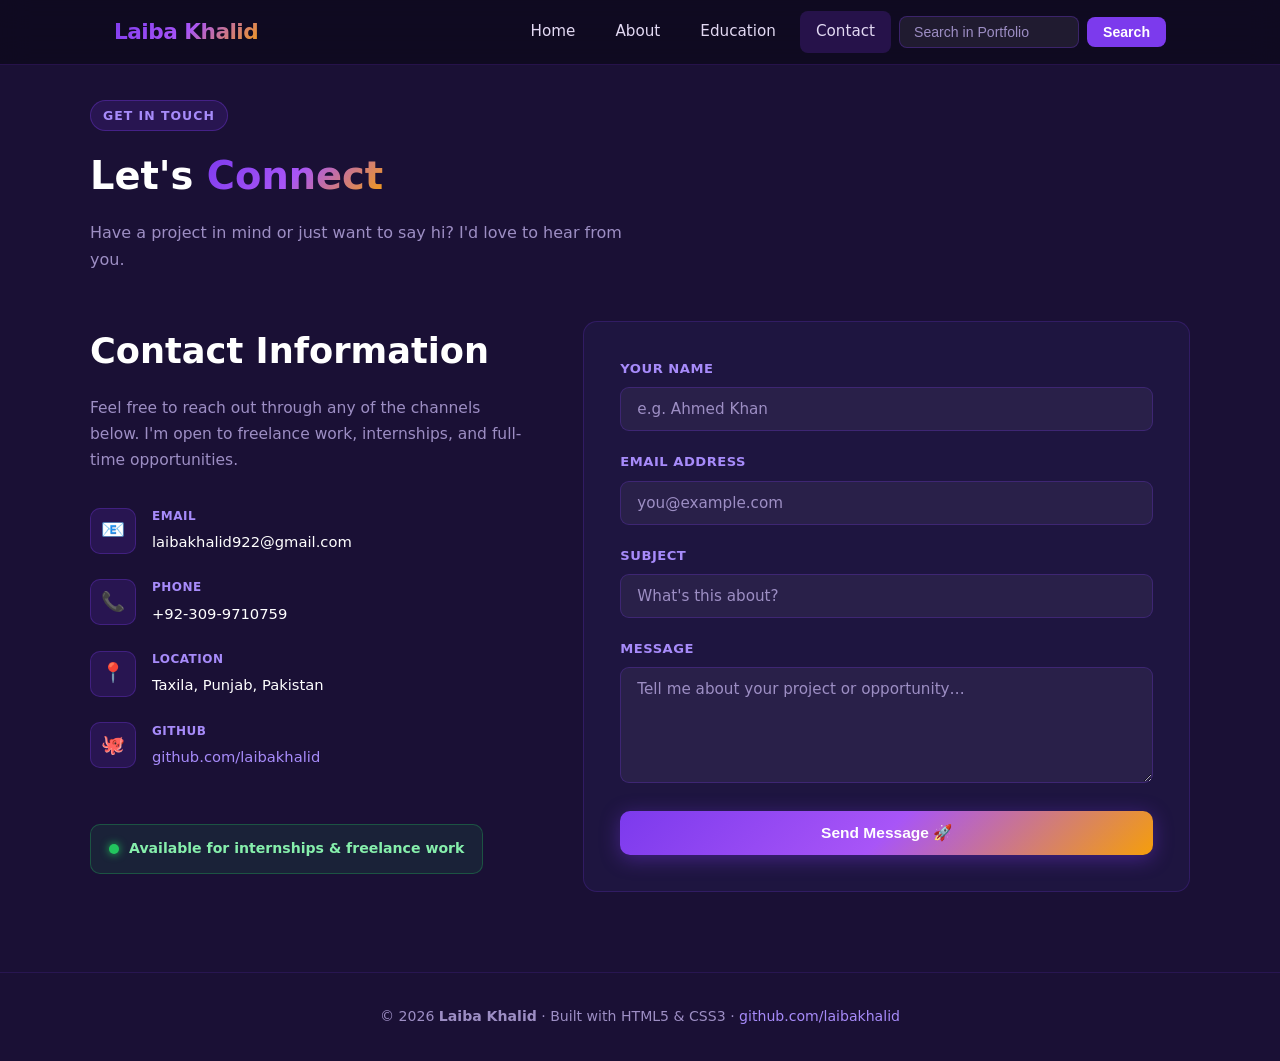
<file: contact.html>
<!DOCTYPE html>
<html lang="en">
<head>
  <meta charset="UTF-8" />
  <meta name="viewport" content="width=device-width, initial-scale=1.0" />
  <title>Contact — Laiba Khalid</title>
  <link rel="stylesheet" href="interior.css" />
</head>
<body>

  <!-- ===== NAVBAR ===== -->
  <header id="header">
    <div id="navbar">
      <a id="logo">Laiba Khalid</a>
      <a href="index.html">Home</a>
      <a href="about.html">About</a>
      <a href="education.html">Education</a>
      <a href="contact.html" class="active">Contact</a>
      <input placeholder="Search in Portfolio" id="search-bar" type="text" />
      <button id="search-button">Search</button>
    </div>
  </header>

  <!-- ===== CONTACT SECTION ===== -->
  <section id="contact-hero">
    <div class="section-inner">
      <span class="section-tag">Get In Touch</span>
      <h2 class="section-title">Let's <span>Connect</span></h2>
      <p class="section-sub">Have a project in mind or just want to say hi? I'd love to hear from you.</p>

      <div class="contact-grid">

        <!-- Contact Info -->
        <div class="contact-info">
          <h2>Contact Information</h2>
          <p>Feel free to reach out through any of the channels below. I'm open to freelance work, internships, and full-time opportunities.</p>

          <div class="contact-item">
            <div class="ci-icon">📧</div>
            <div class="ci-text">
              <label>Email</label>
              <span>laibakhalid922@gmail.com</span>
            </div>
          </div>

          <div class="contact-item">
            <div class="ci-icon">📞</div>
            <div class="ci-text">
              <label>Phone</label>
              <span>+92-309-9710759</span>
            </div>
          </div>

          <div class="contact-item">
            <div class="ci-icon">📍</div>
            <div class="ci-text">
              <label>Location</label>
              <span>Taxila, Punjab, Pakistan</span>
            </div>
          </div>

          <div class="contact-item">
            <div class="ci-icon">🐙</div>
            <div class="ci-text">
              <label>GitHub</label>
              <span>
                <a href="https://github.com/laibakhalid" target="_blank" rel="noopener"
                   style="color:var(--primary-light); text-decoration:none;">
                  github.com/laibakhalid
                </a>
              </span>
            </div>
          </div>

          <!-- Availability badge -->
          <div style="margin-top:32px; display:inline-flex; align-items:center; gap:10px;
                      background:rgba(34,197,94,0.1); border:1px solid rgba(34,197,94,0.3);
                      border-radius:10px; padding:12px 18px;">
            <span style="width:10px;height:10px;border-radius:50%;background:#22c55e;
                         box-shadow:0 0 8px #22c55e; flex-shrink:0;"></span>
            <span style="color:#86efac; font-size:0.88rem; font-weight:600;">
              Available for internships &amp; freelance work
            </span>
          </div>
        </div>

        <!-- Contact Form -->
        <div class="contact-form">
          <form action="#" method="post" novalidate>
            <div class="form-group">
              <label for="name">Your Name</label>
              <input type="text" id="name" name="name" placeholder="e.g. Ahmed Khan" required />
            </div>

            <div class="form-group">
              <label for="email">Email Address</label>
              <input type="email" id="email" name="email" placeholder="you@example.com" required />
            </div>

            <div class="form-group">
              <label for="subject">Subject</label>
              <input type="text" id="subject" name="subject" placeholder="What's this about?" />
            </div>

            <div class="form-group">
              <label for="message">Message</label>
              <textarea id="message" name="message" rows="5"
                        placeholder="Tell me about your project or opportunity…" required></textarea>
            </div>

            <button type="submit" class="btn-primary" style="width:100%; text-align:center;">
              Send Message 🚀
            </button>
          </form>
        </div>

      </div>
    </div>
  </section>

  <!-- ===== FOOTER ===== -->
  <footer>
    <div class="footer-inner">
      <p>© 2026 <strong>Laiba Khalid</strong> · Built with HTML5 &amp; CSS3 ·
        <a href="https://github.com/laibakhalid" target="_blank" rel="noopener">github.com/laibakhalid</a>
      </p>
    </div>
  </footer>

  <script src="main.js"></script>
</body>
</html>
</file>
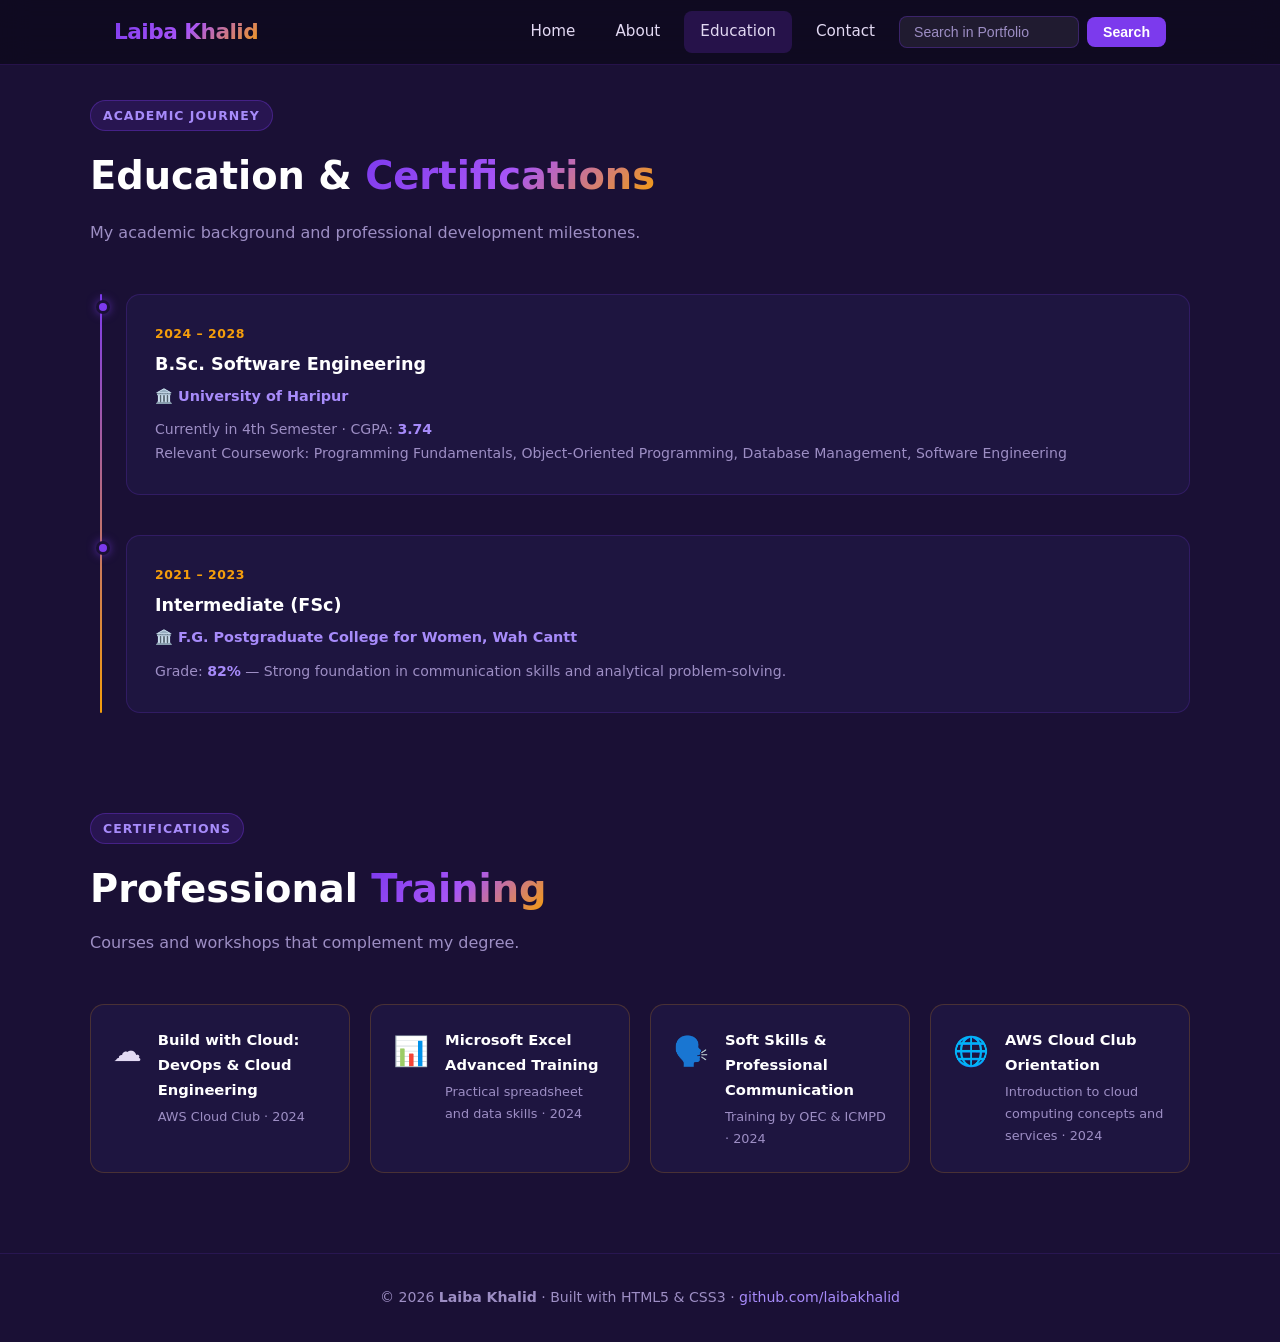
<file: education.html>
<!DOCTYPE html>
<html lang="en">
<head>
  <meta charset="UTF-8" />
  <meta name="viewport" content="width=device-width, initial-scale=1.0" />
  <title>Education — Laiba Khalid</title>
  <link rel="stylesheet" href="interior.css" />
</head>
<body>

  <!-- ===== NAVBAR ===== -->
  <header id="header">
    <div id="navbar">
      <a id="logo">Laiba Khalid</a>
      <a href="index.html">Home</a>
      <a href="about.html">About</a>
      <a href="education.html" class="active">Education</a>
      <a href="contact.html">Contact</a>
      <input placeholder="Search in Portfolio" id="search-bar" type="text" />
      <button id="search-button">Search</button>
    </div>
  </header>

  <!-- ===== EDUCATION HERO ===== -->
  <section id="edu-hero">
    <div class="section-inner">
      <span class="section-tag">Academic Journey</span>
      <h2 class="section-title">Education &amp; <span>Certifications</span></h2>
      <p class="section-sub">My academic background and professional development milestones.</p>

      <!-- Timeline -->
      <div class="timeline">

        <!-- BSc -->
        <div class="timeline-item">
          <div class="timeline-card">
            <div class="year">2024 – 2028</div>
            <h3>B.Sc. Software Engineering</h3>
            <div class="institution">🏛️ University of Haripur</div>
            <p>
              Currently in 4th Semester · CGPA: <strong style="color:#a78bfa">3.74</strong><br/>
              Relevant Coursework: Programming Fundamentals, Object-Oriented Programming,
              Database Management, Software Engineering
            </p>
          </div>
        </div>

        <!-- FSc -->
        <div class="timeline-item">
          <div class="timeline-card">
            <div class="year">2021 – 2023</div>
            <h3>Intermediate (FSc)</h3>
            <div class="institution">🏛️ F.G. Postgraduate College for Women, Wah Cantt</div>
            <p>
              Grade: <strong style="color:#a78bfa">82%</strong> — Strong foundation in
              communication skills and analytical problem-solving.
            </p>
          </div>
        </div>

      </div>

      <!-- Certifications -->
      <span class="section-tag" style="margin-top:60px; display:inline-block;">Certifications</span>
      <h2 class="section-title" style="margin-bottom:8px;">Professional <span>Training</span></h2>
      <p class="section-sub">Courses and workshops that complement my degree.</p>

      <div class="cert-grid">

        <div class="cert-card">
          <span class="cert-icon">☁️</span>
          <div>
            <h4>Build with Cloud: DevOps &amp; Cloud Engineering</h4>
            <p>AWS Cloud Club · 2024</p>
          </div>
        </div>

        <div class="cert-card">
          <span class="cert-icon">📊</span>
          <div>
            <h4>Microsoft Excel Advanced Training</h4>
            <p>Practical spreadsheet and data skills · 2024</p>
          </div>
        </div>

        <div class="cert-card">
          <span class="cert-icon">🗣️</span>
          <div>
            <h4>Soft Skills &amp; Professional Communication</h4>
            <p>Training by OEC &amp; ICMPD · 2024</p>
          </div>
        </div>

        <div class="cert-card">
          <span class="cert-icon">🌐</span>
          <div>
            <h4>AWS Cloud Club Orientation</h4>
            <p>Introduction to cloud computing concepts and services · 2024</p>
          </div>
        </div>

      </div>
    </div>
  </section>

  <!-- ===== FOOTER ===== -->
  <footer>
    <div class="footer-inner">
      <p>© 2026 <strong>Laiba Khalid</strong> · Built with HTML5 &amp; CSS3 ·
        <a href="https://github.com/laibakhalid" target="_blank" rel="noopener">github.com/laibakhalid</a>
      </p>
    </div>
  </footer>

  <script src="main.js"></script>
</body>
</html>
</file>
<file: interior.css>
/* ===== RESET & BASE ===== */
*, *::before, *::after {
  margin: 0;
  padding: 0;
  box-sizing: border-box;
}

:root {
  --primary:    #7c3aed;
  --primary-light: #a78bfa;
  --accent:     #f59e0b;
  --dark:       #0f0a1e;
  --dark2:      #1a1035;
  --card-bg:    #1e1540;
  --text:       #e2d9f3;
  --muted:      #9d8ec4;
  --white:      #ffffff;
  --gradient:   linear-gradient(135deg, #7c3aed 0%, #a855f7 50%, #f59e0b 100%);
  --radius:     14px;
  --shadow:     0 8px 32px rgba(124,58,237,0.25);
}

html { scroll-behavior: smooth; }

body {
  font-family: 'Segoe UI', system-ui, sans-serif;
  background: var(--dark);
  color: var(--text);
  line-height: 1.7;
  overflow-x: hidden;
}

/* ===== SCROLLBAR ===== */
::-webkit-scrollbar { width: 6px; }
::-webkit-scrollbar-track { background: var(--dark2); }
::-webkit-scrollbar-thumb { background: var(--primary); border-radius: 3px; }

/* ===== NAVBAR ===== */
header {
  position: fixed;
  top: 0; left: 0; right: 0;
  z-index: 1000;
  background: rgba(15,10,30,0.85);
  backdrop-filter: blur(14px);
  border-bottom: 1px solid rgba(124,58,237,0.2);
}

#navbar {
  max-width: 1100px;
  margin: 0 auto;
  padding: 0 24px;
  height: 64px;
  display: flex;
  align-items: center;
  gap: 8px;
}

#logo {
  font-size: 1.35rem;
  font-weight: 800;
  background: var(--gradient);
  -webkit-background-clip: text;
  -webkit-text-fill-color: transparent;
  background-clip: text;
  margin-right: auto;
  cursor: default;
  letter-spacing: -0.5px;
}

#navbar a:not(#logo) {
  color: var(--text);
  text-decoration: none;
  padding: 8px 16px;
  border-radius: 8px;
  font-weight: 500;
  font-size: 0.95rem;
  transition: background 0.2s, color 0.2s;
}

#navbar a:not(#logo):hover,
#navbar a.active {
  background: rgba(124,58,237,0.2);
  color: var(--primary-light);
}

#search-bar {
  background: rgba(255,255,255,0.07);
  border: 1px solid rgba(124,58,237,0.3);
  border-radius: 8px;
  padding: 7px 14px;
  color: var(--white);
  font-size: 0.88rem;
  width: 180px;
  outline: none;
  transition: border-color 0.2s, width 0.3s;
}

#search-bar:focus {
  border-color: var(--primary);
  width: 220px;
}

#search-bar::placeholder { color: var(--muted); }

#search-button {
  background: var(--primary);
  color: var(--white);
  border: none;
  border-radius: 8px;
  padding: 7px 16px;
  font-size: 0.88rem;
  font-weight: 600;
  cursor: pointer;
  transition: background 0.2s, transform 0.15s;
}

#search-button:hover {
  background: #6d28d9;
  transform: translateY(-1px);
}

/* ===== HERO ===== */
#hero {
  min-height: 100vh;
  display: flex;
  align-items: center;
  justify-content: center;
  padding: 100px 24px 60px;
  position: relative;
  overflow: hidden;
}

.hero-bg {
  position: absolute;
  inset: 0;
  background:
    radial-gradient(ellipse 80% 60% at 60% 40%, rgba(124,58,237,0.18) 0%, transparent 70%),
    radial-gradient(ellipse 50% 40% at 20% 80%, rgba(245,158,11,0.10) 0%, transparent 60%);
  pointer-events: none;
}

.hero-inner {
  max-width: 1100px;
  width: 100%;
  display: flex;
  align-items: center;
  gap: 60px;
  position: relative;
}

.hero-text { flex: 1; }

.hero-badge {
  display: inline-block;
  background: rgba(124,58,237,0.18);
  border: 1px solid rgba(124,58,237,0.4);
  color: var(--primary-light);
  font-size: 0.82rem;
  font-weight: 600;
  padding: 5px 14px;
  border-radius: 20px;
  margin-bottom: 20px;
  letter-spacing: 0.5px;
  text-transform: uppercase;
}

.hero-text h1 {
  font-size: clamp(2.2rem, 5vw, 3.6rem);
  font-weight: 900;
  line-height: 1.1;
  margin-bottom: 16px;
  color: var(--white);
}

.hero-text h1 span {
  background: var(--gradient);
  -webkit-background-clip: text;
  -webkit-text-fill-color: transparent;
  background-clip: text;
}

.hero-text .subtitle {
  font-size: 1.15rem;
  color: var(--muted);
  margin-bottom: 28px;
  max-width: 480px;
}

.hero-btns {
  display: flex;
  gap: 14px;
  flex-wrap: wrap;
}

.btn-primary {
  background: var(--gradient);
  color: var(--white);
  border: none;
  border-radius: 10px;
  padding: 13px 28px;
  font-size: 0.97rem;
  font-weight: 700;
  cursor: pointer;
  text-decoration: none;
  display: inline-block;
  transition: opacity 0.2s, transform 0.15s, box-shadow 0.2s;
  box-shadow: 0 4px 20px rgba(124,58,237,0.4);
}

.btn-primary:hover {
  opacity: 0.9;
  transform: translateY(-2px);
  box-shadow: 0 8px 28px rgba(124,58,237,0.5);
}

.btn-outline {
  background: transparent;
  color: var(--primary-light);
  border: 2px solid var(--primary);
  border-radius: 10px;
  padding: 11px 26px;
  font-size: 0.97rem;
  font-weight: 700;
  cursor: pointer;
  text-decoration: none;
  display: inline-block;
  transition: background 0.2s, color 0.2s, transform 0.15s;
}

.btn-outline:hover {
  background: rgba(124,58,237,0.15);
  transform: translateY(-2px);
}

.hero-image {
  flex-shrink: 0;
  position: relative;
}

.hero-image img {
  width: 320px;
  height: 320px;
  object-fit: cover;
  border-radius: 50%;
  border: 4px solid transparent;
  background: var(--gradient) border-box;
  box-shadow: 0 0 60px rgba(124,58,237,0.4);
  display: block;
}

.hero-image::before {
  content: '';
  position: absolute;
  inset: -12px;
  border-radius: 50%;
  border: 2px dashed rgba(124,58,237,0.35);
  animation: spin 18s linear infinite;
}

@keyframes spin { to { transform: rotate(360deg); } }

/* ===== STATS STRIP ===== */
.stats-strip {
  background: var(--card-bg);
  border-top: 1px solid rgba(124,58,237,0.15);
  border-bottom: 1px solid rgba(124,58,237,0.15);
  padding: 28px 24px;
}

.stats-inner {
  max-width: 1100px;
  margin: 0 auto;
  display: flex;
  justify-content: space-around;
  flex-wrap: wrap;
  gap: 20px;
}

.stat-item { text-align: center; }

.stat-item .num {
  font-size: 2rem;
  font-weight: 900;
  background: var(--gradient);
  -webkit-background-clip: text;
  -webkit-text-fill-color: transparent;
  background-clip: text;
  display: block;
}

.stat-item .label {
  font-size: 0.82rem;
  color: var(--muted);
  text-transform: uppercase;
  letter-spacing: 0.5px;
}

/* ===== SECTION SHARED ===== */
section {
  padding: 80px 24px;
}

.section-inner {
  max-width: 1100px;
  margin: 0 auto;
}

.section-tag {
  display: inline-block;
  background: rgba(124,58,237,0.15);
  border: 1px solid rgba(124,58,237,0.35);
  color: var(--primary-light);
  font-size: 0.78rem;
  font-weight: 700;
  padding: 4px 12px;
  border-radius: 20px;
  text-transform: uppercase;
  letter-spacing: 1px;
  margin-bottom: 12px;
}

.section-title {
  font-size: clamp(1.7rem, 3.5vw, 2.4rem);
  font-weight: 800;
  color: var(--white);
  margin-bottom: 10px;
}

.section-title span {
  background: var(--gradient);
  -webkit-background-clip: text;
  -webkit-text-fill-color: transparent;
  background-clip: text;
}

.section-sub {
  color: var(--muted);
  font-size: 1rem;
  margin-bottom: 48px;
  max-width: 560px;
}

/* ===== SKILLS ===== */
#skills { background: var(--dark2); }

.skills-grid {
  display: grid;
  grid-template-columns: repeat(auto-fit, minmax(260px, 1fr));
  gap: 24px;
}

.skill-card {
  background: var(--card-bg);
  border: 1px solid rgba(124,58,237,0.2);
  border-radius: var(--radius);
  padding: 28px;
  transition: transform 0.2s, box-shadow 0.2s, border-color 0.2s;
}

.skill-card:hover {
  transform: translateY(-4px);
  box-shadow: var(--shadow);
  border-color: rgba(124,58,237,0.5);
}

.skill-card .icon {
  font-size: 2rem;
  margin-bottom: 14px;
  display: block;
}

.skill-card h3 {
  font-size: 1rem;
  font-weight: 700;
  color: var(--white);
  margin-bottom: 12px;
}

.skill-tags {
  display: flex;
  flex-wrap: wrap;
  gap: 7px;
}

.skill-tag {
  background: rgba(124,58,237,0.15);
  border: 1px solid rgba(124,58,237,0.3);
  color: var(--primary-light);
  font-size: 0.78rem;
  padding: 3px 10px;
  border-radius: 20px;
  font-weight: 500;
}

/* ===== PROJECTS ===== */
#projects { background: var(--dark); }

.projects-grid {
  display: grid;
  grid-template-columns: repeat(auto-fit, minmax(320px, 1fr));
  gap: 28px;
}

.project-card {
  background: var(--card-bg);
  border: 1px solid rgba(124,58,237,0.2);
  border-radius: var(--radius);
  overflow: hidden;
  transition: transform 0.2s, box-shadow 0.2s, border-color 0.2s;
  display: flex;
  flex-direction: column;
}

.project-card:hover {
  transform: translateY(-5px);
  box-shadow: var(--shadow);
  border-color: rgba(124,58,237,0.5);
}

.project-img {
  width: 100%;
  height: 200px;
  object-fit: cover;
  display: block;
}

.project-body {
  padding: 24px;
  flex: 1;
  display: flex;
  flex-direction: column;
}

.project-year {
  font-size: 0.75rem;
  color: var(--accent);
  font-weight: 700;
  text-transform: uppercase;
  letter-spacing: 0.5px;
  margin-bottom: 8px;
}

.project-body h3 {
  font-size: 1.1rem;
  font-weight: 800;
  color: var(--white);
  margin-bottom: 10px;
}

.project-body p {
  color: var(--muted);
  font-size: 0.9rem;
  flex: 1;
  margin-bottom: 18px;
}

.project-techs {
  display: flex;
  flex-wrap: wrap;
  gap: 6px;
}

.project-tech {
  background: rgba(245,158,11,0.12);
  border: 1px solid rgba(245,158,11,0.3);
  color: var(--accent);
  font-size: 0.75rem;
  padding: 3px 10px;
  border-radius: 20px;
  font-weight: 600;
}

/* ===== ABOUT PAGE ===== */
#about-hero {
  padding-top: 100px;
  background: var(--dark2);
}

.about-grid {
  display: grid;
  grid-template-columns: 1fr 1.6fr;
  gap: 60px;
  align-items: start;
}

.about-photo-wrap {
  position: relative;
}

.about-photo-wrap img {
  width: 100%;
  border-radius: var(--radius);
  box-shadow: var(--shadow);
  display: block;
}

.about-photo-wrap::after {
  content: '';
  position: absolute;
  inset: 12px -12px -12px 12px;
  border: 2px solid var(--primary);
  border-radius: var(--radius);
  z-index: -1;
  opacity: 0.5;
}

.about-content h2 {
  font-size: clamp(1.8rem, 3vw, 2.5rem);
  font-weight: 900;
  color: var(--white);
  margin-bottom: 8px;
}

.about-content .role {
  color: var(--primary-light);
  font-size: 1.05rem;
  font-weight: 600;
  margin-bottom: 20px;
}

.about-content p {
  color: var(--muted);
  margin-bottom: 16px;
  font-size: 0.97rem;
}

.about-info-grid {
  display: grid;
  grid-template-columns: 1fr 1fr;
  gap: 14px;
  margin: 28px 0;
}

.info-item label {
  display: block;
  font-size: 0.75rem;
  color: var(--primary-light);
  font-weight: 700;
  text-transform: uppercase;
  letter-spacing: 0.5px;
  margin-bottom: 3px;
}

.info-item span {
  color: var(--white);
  font-size: 0.92rem;
}

/* ===== COMPETENCIES ===== */
#competencies { background: var(--dark); }

.comp-grid {
  display: grid;
  grid-template-columns: repeat(auto-fit, minmax(200px, 1fr));
  gap: 20px;
}

.comp-card {
  background: var(--card-bg);
  border: 1px solid rgba(124,58,237,0.2);
  border-radius: var(--radius);
  padding: 24px 20px;
  text-align: center;
  transition: transform 0.2s, box-shadow 0.2s;
}

.comp-card:hover {
  transform: translateY(-4px);
  box-shadow: var(--shadow);
}

.comp-card .icon { font-size: 2rem; margin-bottom: 10px; display: block; }
.comp-card p { color: var(--text); font-size: 0.9rem; font-weight: 600; }

/* ===== EDUCATION PAGE ===== */
#edu-hero { padding-top: 100px; background: var(--dark2); }

.timeline {
  position: relative;
  padding-left: 36px;
}

.timeline::before {
  content: '';
  position: absolute;
  left: 10px; top: 0; bottom: 0;
  width: 2px;
  background: linear-gradient(to bottom, var(--primary), var(--accent));
  border-radius: 2px;
}

.timeline-item {
  position: relative;
  margin-bottom: 40px;
}

.timeline-item::before {
  content: '';
  position: absolute;
  left: -30px;
  top: 6px;
  width: 14px;
  height: 14px;
  border-radius: 50%;
  background: var(--primary);
  border: 3px solid var(--dark2);
  box-shadow: 0 0 10px rgba(124,58,237,0.6);
}

.timeline-card {
  background: var(--card-bg);
  border: 1px solid rgba(124,58,237,0.2);
  border-radius: var(--radius);
  padding: 28px;
  transition: border-color 0.2s, box-shadow 0.2s;
}

.timeline-card:hover {
  border-color: rgba(124,58,237,0.5);
  box-shadow: var(--shadow);
}

.timeline-card .year {
  font-size: 0.78rem;
  color: var(--accent);
  font-weight: 700;
  text-transform: uppercase;
  letter-spacing: 0.5px;
  margin-bottom: 6px;
}

.timeline-card h3 {
  font-size: 1.1rem;
  font-weight: 800;
  color: var(--white);
  margin-bottom: 4px;
}

.timeline-card .institution {
  color: var(--primary-light);
  font-size: 0.9rem;
  font-weight: 600;
  margin-bottom: 10px;
}

.timeline-card p {
  color: var(--muted);
  font-size: 0.88rem;
}

.cert-grid {
  display: grid;
  grid-template-columns: repeat(auto-fit, minmax(260px, 1fr));
  gap: 20px;
  margin-top: 48px;
}

.cert-card {
  background: var(--card-bg);
  border: 1px solid rgba(245,158,11,0.2);
  border-radius: var(--radius);
  padding: 22px;
  display: flex;
  gap: 16px;
  align-items: flex-start;
  transition: transform 0.2s, box-shadow 0.2s;
}

.cert-card:hover {
  transform: translateY(-3px);
  box-shadow: 0 8px 24px rgba(245,158,11,0.15);
}

.cert-icon {
  font-size: 1.8rem;
  flex-shrink: 0;
}

.cert-card h4 {
  font-size: 0.92rem;
  font-weight: 700;
  color: var(--white);
  margin-bottom: 4px;
}

.cert-card p {
  font-size: 0.8rem;
  color: var(--muted);
}

/* ===== CONTACT PAGE ===== */
#contact-hero { padding-top: 100px; background: var(--dark2); }

.contact-grid {
  display: grid;
  grid-template-columns: 1fr 1.4fr;
  gap: 60px;
  align-items: start;
}

.contact-info h2 {
  font-size: clamp(1.6rem, 3vw, 2.2rem);
  font-weight: 900;
  color: var(--white);
  margin-bottom: 14px;
}

.contact-info p {
  color: var(--muted);
  margin-bottom: 32px;
  font-size: 0.97rem;
}

.contact-item {
  display: flex;
  align-items: center;
  gap: 16px;
  margin-bottom: 22px;
}

.contact-item .ci-icon {
  width: 46px;
  height: 46px;
  background: rgba(124,58,237,0.15);
  border: 1px solid rgba(124,58,237,0.3);
  border-radius: 10px;
  display: flex;
  align-items: center;
  justify-content: center;
  font-size: 1.2rem;
  flex-shrink: 0;
}

.contact-item .ci-text label {
  display: block;
  font-size: 0.75rem;
  color: var(--primary-light);
  font-weight: 700;
  text-transform: uppercase;
  letter-spacing: 0.5px;
  margin-bottom: 2px;
}

.contact-item .ci-text span {
  color: var(--white);
  font-size: 0.92rem;
}

.contact-form {
  background: var(--card-bg);
  border: 1px solid rgba(124,58,237,0.2);
  border-radius: var(--radius);
  padding: 36px;
}

.form-group {
  margin-bottom: 20px;
}

.form-group label {
  display: block;
  font-size: 0.82rem;
  font-weight: 700;
  color: var(--primary-light);
  text-transform: uppercase;
  letter-spacing: 0.5px;
  margin-bottom: 7px;
}

.form-group input,
.form-group textarea {
  width: 100%;
  background: rgba(255,255,255,0.05);
  border: 1px solid rgba(124,58,237,0.25);
  border-radius: 9px;
  padding: 12px 16px;
  color: var(--white);
  font-size: 0.95rem;
  font-family: inherit;
  outline: none;
  transition: border-color 0.2s, background 0.2s;
  resize: vertical;
}

.form-group input:focus,
.form-group textarea:focus {
  border-color: var(--primary);
  background: rgba(124,58,237,0.08);
}

.form-group input::placeholder,
.form-group textarea::placeholder { color: var(--muted); }

/* ===== FOOTER ===== */
footer {
  background: var(--dark2);
  border-top: 1px solid rgba(124,58,237,0.15);
  padding: 32px 24px;
  text-align: center;
}

.footer-inner {
  max-width: 1100px;
  margin: 0 auto;
}

footer p {
  color: var(--muted);
  font-size: 0.88rem;
}

footer a {
  color: var(--primary-light);
  text-decoration: none;
}

footer a:hover { text-decoration: underline; }

/* ===== RESPONSIVE ===== */
@media (max-width: 768px) {
  .hero-inner { flex-direction: column-reverse; text-align: center; gap: 36px; }
  .hero-image img { width: 220px; height: 220px; }
  .hero-btns { justify-content: center; }
  .about-grid { grid-template-columns: 1fr; }
  .contact-grid { grid-template-columns: 1fr; }
  #search-bar { width: 120px; }
  #search-bar:focus { width: 150px; }
  .about-info-grid { grid-template-columns: 1fr; }
}

@media (max-width: 480px) {
  #navbar { gap: 4px; }
  #navbar a:not(#logo) { padding: 6px 10px; font-size: 0.85rem; }
  #search-bar, #search-button { display: none; }
}


/* ============================================================
   JS-DRIVEN STYLES
   ============================================================ */

/* ── Navbar scroll states ── */
header.scrolled {
  box-shadow: 0 4px 24px rgba(0,0,0,0.4);
}

header.nav-hidden {
  transform: translateY(-100%);
  transition: transform 0.3s ease;
}

header {
  transition: transform 0.3s ease, box-shadow 0.3s ease;
}

/* ── Hamburger button ── */
#burger {
  display: none;
  flex-direction: column;
  justify-content: center;
  align-items: center;
  gap: 5px;
  width: 38px;
  height: 38px;
  background: rgba(124,58,237,0.12);
  border: 1px solid rgba(124,58,237,0.3);
  border-radius: 8px;
  cursor: pointer;
  padding: 0;
  margin-left: auto;
  order: 10;
  flex-shrink: 0;
}

#burger span {
  display: block;
  width: 20px;
  height: 2px;
  background: var(--primary-light);
  border-radius: 2px;
  transition: transform 0.3s ease, opacity 0.3s ease;
  transform-origin: center;
}

#burger.open span:nth-child(1) { transform: translateY(7px) rotate(45deg); }
#burger.open span:nth-child(2) { opacity: 0; transform: scaleX(0); }
#burger.open span:nth-child(3) { transform: translateY(-7px) rotate(-45deg); }

/* ── Mobile nav overlay ── */
#mobile-nav {
  position: fixed;
  top: 64px;
  right: -280px;
  width: 260px;
  height: calc(100vh - 64px);
  background: var(--dark2);
  border-left: 1px solid rgba(124,58,237,0.2);
  display: flex;
  flex-direction: column;
  padding: 24px 20px;
  gap: 6px;
  z-index: 999;
  transition: right 0.35s cubic-bezier(0.4,0,0.2,1);
  overflow-y: auto;
}

#mobile-nav.open { right: 0; }

#mobile-nav a {
  color: var(--text);
  text-decoration: none;
  padding: 12px 16px;
  border-radius: 10px;
  font-weight: 600;
  font-size: 1rem;
  transition: background 0.2s, color 0.2s;
}

#mobile-nav a:hover,
#mobile-nav a.active {
  background: rgba(124,58,237,0.18);
  color: var(--primary-light);
}

/* ── Backdrop ── */
#nav-backdrop {
  display: none;
  position: fixed;
  inset: 0;
  background: rgba(0,0,0,0.55);
  z-index: 998;
  backdrop-filter: blur(2px);
}

#nav-backdrop.open { display: block; }

/* ── Typed cursor blink ── */
.typed-cursor {
  display: inline-block;
  color: var(--primary-light);
  font-weight: 300;
  animation: blink 0.9s step-end infinite;
  margin-left: 2px;
}

@keyframes blink {
  0%, 100% { opacity: 1; }
  50%       { opacity: 0; }
}

/* ── Scroll-reveal ── */
.reveal {
  opacity: 0;
  transform: translateY(28px);
  transition: opacity 0.55s ease, transform 0.55s ease;
}

.reveal.revealed {
  opacity: 1;
  transform: translateY(0);
}

/* ── Search highlight ── */
mark.search-highlight {
  background: rgba(245,158,11,0.35);
  color: var(--white);
  border-radius: 3px;
  padding: 0 2px;
  transition: background 0.2s;
}

mark.search-highlight-active {
  background: rgba(245,158,11,0.75);
  outline: 2px solid var(--accent);
  outline-offset: 1px;
}

/* ── Search toast ── */
#search-toast {
  position: fixed;
  bottom: 28px;
  left: 50%;
  transform: translateX(-50%) translateY(20px);
  background: var(--card-bg);
  border: 1px solid rgba(124,58,237,0.35);
  color: var(--text);
  font-size: 0.88rem;
  font-weight: 600;
  padding: 10px 22px;
  border-radius: 30px;
  box-shadow: 0 8px 24px rgba(0,0,0,0.4);
  opacity: 0;
  pointer-events: none;
  transition: opacity 0.3s ease, transform 0.3s ease;
  z-index: 2000;
  white-space: nowrap;
}

#search-toast.show {
  opacity: 1;
  transform: translateX(-50%) translateY(0);
}

/* ── Contact form messages ── */
.form-msg {
  margin-top: 14px;
  padding: 12px 16px;
  border-radius: 9px;
  font-size: 0.9rem;
  font-weight: 600;
  text-align: center;
}

.form-msg--success {
  background: rgba(34,197,94,0.12);
  border: 1px solid rgba(34,197,94,0.3);
  color: #86efac;
}

.form-msg--error {
  background: rgba(239,68,68,0.12);
  border: 1px solid rgba(239,68,68,0.3);
  color: #fca5a5;
}

/* ── Show burger on mobile ── */
@media (max-width: 768px) {
  #burger { display: flex; }

  /* Hide desktop nav links & search on mobile */
  #navbar a:not(#logo),
  #search-bar,
  #search-button {
    display: none;
  }
}
</file>
